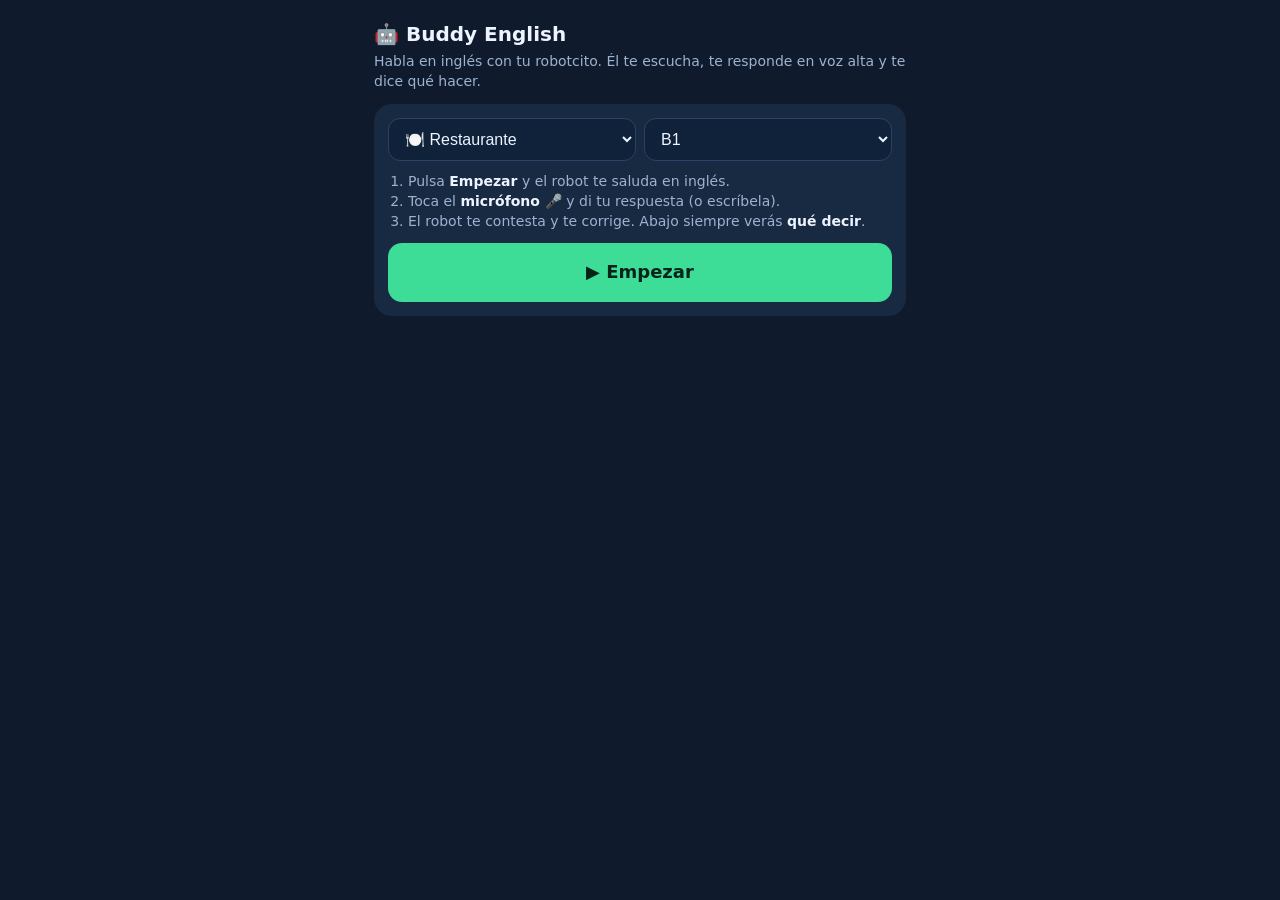
<file: overrides/buddy-english/index.html>
<!DOCTYPE html>
<html lang="es">
<head>
<meta charset="utf-8">
<meta name="viewport" content="width=device-width, initial-scale=1, viewport-fit=cover">
<title>Buddy English – habla con tu robotcito</title>
<style>
:root{--bg:#0f1b2d;--card:#182942;--ink:#eef4ff;--mute:#9db2d1;--acc:#3ddc97;--acc2:#5aa9ff;--warn:#ffcf5c;--bad:#ff7a7a}
*{box-sizing:border-box;-webkit-tap-highlight-color:transparent}
body{margin:0;background:var(--bg);color:var(--ink);font:16px/1.45 -apple-system,system-ui,Segoe UI,Roboto,sans-serif;min-height:100vh;padding:env(safe-area-inset-top) 0 env(safe-area-inset-bottom)}
.wrap{max-width:560px;margin:0 auto;padding:14px 14px 28px}
h1{font-size:20px;margin:6px 0 2px}
.sub{color:var(--mute);font-size:14px;margin-bottom:12px}
.card{background:var(--card);border-radius:18px;padding:14px;margin-bottom:12px}
.row{display:flex;gap:8px;flex-wrap:wrap}
select,input[type=text]{background:#10213a;color:var(--ink);border:1px solid #2b4268;border-radius:12px;padding:11px 12px;font-size:16px}
select{flex:1;min-width:120px}
button{font:inherit;border:0;border-radius:14px;padding:12px 16px;cursor:pointer;color:#06231a;background:var(--acc);font-weight:700}
button.sec{background:#243a5c;color:var(--ink)}
button:disabled{opacity:.5}
#start{width:100%;font-size:18px;padding:16px}
.steps{margin:0;padding-left:20px;color:var(--mute);font-size:14px}
.steps b{color:var(--ink)}
/* robot */
.stage{text-align:center}
.robot{width:150px;height:150px;margin:0 auto;display:block;transition:transform .2s}
.robot .mouth{transform-origin:75px 108px;transition:transform .1s}
.robot.speaking .mouth{animation:talk .28s infinite alternate}
.robot.speaking{animation:bob .6s infinite alternate ease-in-out}
.robot.listening .eye{fill:var(--acc)}
.robot.listening .ear{animation:pulse .8s infinite alternate}
.robot.thinking .ant{animation:blink .5s infinite alternate}
@keyframes talk{from{transform:scaleY(.4)}to{transform:scaleY(1.7)}}
@keyframes bob{from{transform:translateY(0)}to{transform:translateY(-5px)}}
@keyframes pulse{from{opacity:.4}to{opacity:1}}
@keyframes blink{from{fill:#ffcf5c}to{fill:#ff7a7a}}
.status{font-size:14px;color:var(--mute);min-height:20px;margin-top:2px}
.todo{background:#10213a;border-left:4px solid var(--warn);border-radius:10px;padding:10px 12px;margin-top:10px;text-align:left;font-size:15px}
.todo small{display:block;color:var(--mute)}
.todo .say{color:var(--warn);font-weight:700}
/* chat */
#log{max-height:34vh;overflow:auto;display:flex;flex-direction:column;gap:8px;padding:2px}
.b{padding:9px 12px;border-radius:14px;max-width:88%;font-size:15px}
.b.bot{background:#21406b;align-self:flex-start}
.b.me{background:#1f6b53;align-self:flex-end}
.b .es{display:block;color:var(--mute);font-size:13px;margin-top:3px}
.b .fix{display:block;color:var(--warn);font-size:13px;margin-top:3px}
.mic{width:86px;height:86px;border-radius:50%;font-size:34px;padding:0;display:block;margin:6px auto;box-shadow:0 0 0 0 rgba(61,220,151,.5)}
.mic.on{background:var(--bad);animation:ring 1.1s infinite}
@keyframes ring{to{box-shadow:0 0 0 18px rgba(255,122,122,0)}}
.hide{display:none!important}
.tiny{font-size:12px;color:var(--mute);text-align:center;margin-top:6px}
</style>
</head>
<body>
<div class="wrap">
  <h1>🤖 Buddy English</h1>
  <div class="sub">Habla en inglés con tu robotcito. Él te escucha, te responde en voz alta y te dice qué hacer.</div>

  <div class="card" id="setup">
    <div class="row" style="margin-bottom:10px">
      <select id="scn"></select>
      <select id="lvl">
        <option>A1</option><option>A2</option><option selected>B1</option><option>B2</option><option>C1</option><option>C2</option>
      </select>
    </div>
    <ol class="steps">
      <li>Pulsa <b>Empezar</b> y el robot te saluda en inglés.</li>
      <li>Toca el <b>micrófono 🎤</b> y di tu respuesta (o escríbela).</li>
      <li>El robot te contesta y te corrige. Abajo siempre verás <b>qué decir</b>.</li>
    </ol>
    <button id="start" style="margin-top:12px">▶ Empezar</button>
  </div>

  <div class="card stage hide" id="game">
    <svg id="robot" class="robot" viewBox="0 0 150 150" aria-label="Robot">
      <circle class="ant" cx="75" cy="14" r="6" fill="#ffcf5c"/>
      <rect x="72" y="18" width="6" height="16" fill="#9db2d1"/>
      <rect x="22" y="34" width="106" height="92" rx="24" fill="#5aa9ff"/>
      <rect class="ear" x="12" y="66" width="12" height="28" rx="5" fill="#9db2d1"/>
      <rect class="ear" x="126" y="66" width="12" height="28" rx="5" fill="#9db2d1"/>
      <rect x="34" y="48" width="82" height="48" rx="14" fill="#0f1b2d"/>
      <circle class="eye" cx="56" cy="70" r="9" fill="#eef4ff"/>
      <circle class="eye" cx="94" cy="70" r="9" fill="#eef4ff"/>
      <ellipse class="mouth" cx="75" cy="108" rx="16" ry="5" fill="#0f1b2d"/>
    </svg>
    <div class="status" id="status"></div>
    <div id="log" aria-live="polite"></div>
    <div class="todo" id="todo"></div>
    <button class="mic" id="mic" aria-label="Hablar">🎤</button>
    <div class="row" style="margin-top:6px">
      <input type="text" id="txt" placeholder="…o escribe en inglés" style="flex:1;min-width:0" autocomplete="off" autocapitalize="sentences">
      <button id="send">Enviar</button>
    </div>
    <div class="row" style="margin-top:10px;justify-content:center">
      <button class="sec" id="again">🔁 Repetir</button>
      <button class="sec" id="slow">🐢 Más lento</button>
      <button class="sec" id="end">⏹ Terminar</button>
    </div>
    <div class="tiny" id="mode"></div>
  </div>
</div>

<script>
// ---------- Escenarios (modo guiado, funciona sin internet ni IA) ----------
const SCEN = {
  restaurant:{name:"🍽️ Restaurante",ai:"You are a waiter at a restaurant and the student is the customer.",steps:[
    {say:"Welcome! Table for how many people?",es:"Bienvenido. ¿Mesa para cuántas personas?",model:"A table for two, please.",kw:["table","one","two","three","four","for","people"]},
    {say:"Great. What would you like to drink?",es:"Genial. ¿Qué le gustaría beber?",model:"I would like a glass of water, please.",kw:["water","juice","beer","wine","coffee","coke","drink","like"]},
    {say:"Perfect. And what would you like to eat?",es:"Perfecto. ¿Y qué le gustaría comer?",model:"I would like the chicken with rice, please.",kw:["chicken","fish","steak","pasta","salad","pizza","burger","rice","like","have","eat"]},
    {say:"Excellent choice! Do you have any allergies?",es:"¡Buena elección! ¿Tiene alguna alergia?",model:"No, I don't have any allergies.",kw:["no","allerg","nuts","gluten","lactose","not"]},
    {say:"Anything else for you?",es:"¿Algo más?",model:"Could I have the bill, please?",kw:["bill","check","could","please","thank","no"]}]},
  gym:{name:"🏋️ Gimnasio",ai:"You are a friendly gym receptionist and the student is a new member.",steps:[
    {say:"Hi! Welcome to the gym. How can I help you?",es:"¡Hola! Bienvenido al gimnasio. ¿En qué puedo ayudarte?",model:"I would like to sign up for a membership.",kw:["membership","sign","join","member","like","want"]},
    {say:"Sure. What is your goal?",es:"Claro. ¿Cuál es tu objetivo?",model:"I want to build muscle and lose weight.",kw:["muscle","weight","fit","strong","lose","build","goal","want"]},
    {say:"Nice! How many days a week can you train?",es:"¡Bien! ¿Cuántos días a la semana puedes entrenar?",model:"I can train five days a week.",kw:["day","days","week","five","four","three","six","train"]},
    {say:"Great. Do you need a personal trainer?",es:"Genial. ¿Necesitas un entrenador personal?",model:"Yes, please. How much does it cost?",kw:["yes","no","trainer","cost","much","price","please"]}]},
  travel:{name:"✈️ Viaje / Aeropuerto",ai:"You are an airport check-in agent and the student is a traveler.",steps:[
    {say:"Good morning! Passport, please. Where are you flying to?",es:"Buenos días. Pasaporte, por favor. ¿A dónde vuelas?",model:"I'm flying to London.",kw:["flying","going","london","madrid","tokyo","to","fly","travel"]},
    {say:"Do you have any bags to check in?",es:"¿Tienes maletas para facturar?",model:"Yes, I have one suitcase.",kw:["bag","suitcase","one","two","yes","no","luggage"]},
    {say:"Would you like a window or an aisle seat?",es:"¿Prefieres ventana o pasillo?",model:"I would like a window seat, please.",kw:["window","aisle","seat","like","prefer"]},
    {say:"Here is your boarding pass. Your gate is B12.",es:"Aquí tienes tu tarjeta de embarque. Tu puerta es la B12.",model:"Thank you. What time does boarding start?",kw:["thank","time","boarding","gate","when","what"]}]},
  interview:{name:"💼 Entrevista de trabajo",ai:"You are a job interviewer and the student is the candidate.",steps:[
    {say:"Hello! Please, tell me about yourself.",es:"Hola. Cuéntame sobre ti.",model:"My name is Víctor and I work in a restaurant in Valencia.",kw:["name","work","am","i'm","years","live","from"]},
    {say:"Interesting. What are your main strengths?",es:"Interesante. ¿Cuáles son tus puntos fuertes?",model:"I am hard-working and I like teamwork.",kw:["strong","hard","team","good","work","responsible","like","am"]},
    {say:"Why do you want this job?",es:"¿Por qué quieres este trabajo?",model:"I want to learn and grow in my career.",kw:["want","learn","grow","because","career","experience","like"]},
    {say:"Do you have any questions for me?",es:"¿Tienes alguna pregunta para mí?",model:"Yes. What are the working hours?",kw:["what","when","how","hours","salary","yes","no"]}]},
  chat:{name:"💬 Charla libre",endless:true,ai:"You have a relaxed free conversation about daily life, hobbies, food and travel.",steps:[
    {say:"Hi! I'm Buddy. How are you today?",es:"¡Hola! Soy Buddy. ¿Cómo estás hoy?",model:"I'm fine, thank you. And you?",kw:[]},
    {say:"What do you usually do on weekends?",es:"¿Qué sueles hacer los fines de semana?",model:"I usually go to the gym and meet my friends.",kw:[]},
    {say:"That sounds fun! What is your favorite food?",es:"¡Suena divertido! ¿Cuál es tu comida favorita?",model:"My favorite food is pizza.",kw:[]},
    {say:"Where would you like to travel next?",es:"¿A dónde te gustaría viajar?",model:"I would like to travel to Japan.",kw:[]},
    {say:"What do you do for work?",es:"¿A qué te dedicas?",model:"I work in a restaurant in Valencia.",kw:[]},
    {say:"What time do you wake up in the morning?",es:"¿A qué hora te despiertas por la mañana?",model:"I wake up at seven o'clock.",kw:[]},
    {say:"Do you like music? What kind?",es:"¿Te gusta la música? ¿De qué tipo?",model:"Yes, I love Afro House music.",kw:[]},
    {say:"Tell me about your family.",es:"Háblame de tu familia.",model:"I have a son and he lives in London.",kw:[]},
    {say:"What is your favorite sport?",es:"¿Cuál es tu deporte favorito?",model:"I like going to the gym and playing tennis.",kw:[]},
    {say:"What did you do yesterday?",es:"¿Qué hiciste ayer?",model:"Yesterday I worked and then I went to the gym.",kw:[]},
    {say:"What are your plans for tomorrow?",es:"¿Qué planes tienes para mañana?",model:"Tomorrow I am going to study English.",kw:[]},
    {say:"How is the weather today in Valencia?",es:"¿Cómo está el tiempo hoy en Valencia?",model:"It is sunny and a little cold.",kw:[]},
    {say:"What is your dream for the future?",es:"¿Cuál es tu sueño para el futuro?",model:"I want to open my own business.",kw:[]},
    {say:"What do you like to cook at home?",es:"¿Qué te gusta cocinar en casa?",model:"I like to cook pasta and chicken.",kw:[]},
    {say:"Do you prefer the beach or the mountains?",es:"¿Prefieres la playa o la montaña?",model:"I prefer the beach because I love the sea.",kw:[]},
    {say:"What was the best trip of your life?",es:"¿Cuál fue el mejor viaje de tu vida?",model:"My best trip was to Bali.",kw:[]},
    {say:"What is your favorite movie or series?",es:"¿Cuál es tu película o serie favorita?",model:"My favorite series is a very good drama.",kw:[]},
    {say:"Why are you learning English?",es:"¿Por qué estás aprendiendo inglés?",model:"I am learning English to travel and to work.",kw:[]},
    {say:"What do you do to relax?",es:"¿Qué haces para relajarte?",model:"I listen to music and I walk by the sea.",kw:[]},
    {say:"What is the hardest thing about English for you?",es:"¿Qué es lo más difícil del inglés para ti?",model:"Pronunciation is the hardest thing for me.",kw:[]}]}
};
const $=id=>document.getElementById(id);
const esc=t=>String(t).replace(/[&<>"']/g,c=>({'&':'&amp;','<':'&lt;','>':'&gt;','"':'&quot;',"'":'&#39;'}[c]));
const scn=$('scn');
for(const k in SCEN){const o=document.createElement('option');o.value=k;o.textContent=SCEN[k].name;scn.appendChild(o);}

// ---------- Capacidades (se activan solas si existen) ----------
let TTS=null,DICT=null,SAMPLE=null,SR=null;
(async()=>{
  try{ if(window.claude){ TTS=await claude.use('tts'); DICT=await claude.use('dictation'); SAMPLE=await claude.use('sample'); } }catch(e){}
  SR=window.SpeechRecognition||window.webkitSpeechRecognition||null;
  updateMode();
})();
function updateMode(){
  const parts=[];
  parts.push(SAMPLE?'Respuestas con IA':'Modo guiado');
  parts.push((DICT||SR)?'micrófono ✔':'sin micrófono (escribe)');
  parts.push((TTS||window.speechSynthesis)?'voz ✔':'sin voz');
  $('mode').textContent=parts.join(' · ');
  if(!(DICT||SR)) $('mic').classList.add('hide');
}

// ---------- Estado ----------
let S=null,speakRate=1,busy=false,lastSay='',speakId=0;
const robot=$('robot');
function setR(c){robot.classList.remove('speaking','listening','thinking');if(c)robot.classList.add(c);}
function status(t){$('status').textContent=t||'';}
function bubble(who,en,extra){
  const d=document.createElement('div');d.className='b '+who;d.textContent=en;
  if(extra&&extra.es){const s=document.createElement('span');s.className='es';s.textContent='🇪🇸 '+extra.es;d.appendChild(s);}
  if(extra&&extra.fix){const s=document.createElement('span');s.className='fix';s.textContent='✏️ '+extra.fix;d.appendChild(s);}
  $('log').appendChild(d);$('log').scrollTop=1e6;
}
function todo(html){$('todo').innerHTML=html;}
const rateFor=()=>({A1:.8,A2:.88,B1:.95,B2:1,C1:1.05,C2:1.1}[$('lvl').value]*speakRate);

// ---------- Voz del robot ----------
function speak(text){
  lastSay=text;setR('speaking');const my=++speakId;
  return new Promise(async res=>{
    let timer=null,fin=false;
    const done=()=>{if(fin)return;fin=true;clearTimeout(timer);if(my===speakId){setR('');}setTimeout(res,400);};
    if(TTS){try{await TTS.speak(text,{language:'en',rate:Math.min(1.5,Math.max(.7,rateFor()))});return done();}catch(e){}}
    if(window.speechSynthesis){
      try{
        speechSynthesis.cancel();
        const u=new SpeechSynthesisUtterance(text);u.lang='en-US';u.rate=Math.min(1.2,rateFor());
        const v=speechSynthesis.getVoices().find(v=>/^en[-_]US/i.test(v.lang))||speechSynthesis.getVoices().find(v=>/^en/i.test(v.lang));
        if(v)u.voice=v;
        u.onend=done;u.onerror=done;speechSynthesis.speak(u);
        timer=setTimeout(()=>{try{speechSynthesis.cancel();}catch(e){}done();},Math.max(6000,text.length*180));return;
      }catch(e){}
    }
    setTimeout(done,Math.min(3500,text.length*55));
  });
}

// ---------- Micrófono ----------
let listening=false,recog=null;
function micClick(){
  if(busy)return;
  try{speechSynthesis.cancel();}catch(e){}
  if(listening){stopListen();return;}
  listening=true;$('mic').classList.add('on');setR('listening');status('🎧 Te escucho… habla en inglés');
  if(DICT){
    let got='';
    DICT.onPartial(({text})=>{$('txt').value=text;});
    DICT.onFinal(({text})=>{got=(got+' '+text).trim();$('txt').value=got;});
    DICT.onState(({state})=>{ if(state==='idle'&&listening){listening=false;endListenUI();if(got)submit(got);} });
    DICT.start().catch(e=>{listening=false;endListenUI();status('No pude abrir el micrófono. Escribe tu respuesta ✍️');});
    return;
  }
  if(SR){
    try{if(recog){recog.onresult=recog.onerror=recog.onend=null;recog.abort();}}catch(e){}
    recog=null;
    // iOS: tras la voz del robot el audio tarda un momento en volver al micrófono
    setTimeout(()=>{
      if(!listening)return;
      try{
        const r=new SR();recog=r;r.lang='en-US';r.interimResults=true;r.continuous=false;r.maxAlternatives=1;
        let final='',started=false;
        const watchdog=setTimeout(()=>{if(!started&&recog===r&&listening){try{r.abort();}catch(e){}listening=false;endListenUI();status('No pude activar el micrófono. Toca 🎤 otra vez.');}},4000);
        r.onstart=()=>{started=true;clearTimeout(watchdog);};
        r.onresult=e=>{started=true;let t='';for(const x of e.results){t+=x[0].transcript;if(x.isFinal){final=t;r._conf=x[0].confidence;}}final=final||'';$('txt').value=t;r._last=t;};
        r.onerror=e=>{clearTimeout(watchdog);if(recog!==r)return;listening=false;endListenUI();
          status(e.error==='not-allowed'?'Permite el micrófono en el navegador, o escribe ✍️':(e.error==='no-speech'||e.error==='aborted')?'No te oí. Toca 🎤 otra vez.':'No te oí bien. Prueba otra vez o escribe ✍️');};
        r.onend=()=>{clearTimeout(watchdog);if(recog!==r)return;if(listening){listening=false;endListenUI();const t=final||r._last||$('txt').value;if(t.trim())submit(t,r._conf);else status('No te oí. Toca 🎤 otra vez.');}};
        r.start();
      }catch(e){listening=false;endListenUI();status('Escribe tu respuesta ✍️');}
    },350);
  }
}
function endListenUI(){$('mic').classList.remove('on');if(!busy)setR('');}
async function stopListen(){
  if(DICT){try{await DICT.stop();}catch(e){}}
  if(recog){try{recog.stop();}catch(e){}}
  if(DICT){listening=false;endListenUI();const t=$('txt').value.trim();if(t)submit(t);}
}

// ---------- Lógica de conversación ----------
function norm(s){return s.toLowerCase().replace(/[^a-z' ]/g,' ');}
function hits(text,kw){const t=' '+norm(text)+' ';return kw.length===0?true:kw.some(k=>t.includes(k));}
const PRAISE=["Great job! 🎉","Perfect! 👏","Nice one! ⭐","Very good! 💪","Excellent! 🚀"];

async function begin(){
  S={key:scn.value,i:0,tries:0,hist:[],ai:!!SAMPLE};
  if(SCEN[S.key].endless) S.pool=makePool(true);
  $('setup').classList.add('hide');$('game').classList.remove('hide');$('log').innerHTML='';updateMode();
  if(S.ai) await aiTurn('[START]'); else await guidedAsk();
}
function makePool(first){const st=SCEN.chat.steps,r=st.slice(1);for(let j=r.length-1;j>0;j--){const k=Math.floor(Math.random()*(j+1));[r[j],r[k]]=[r[k],r[j]];}return first?[st[0],...r]:r;}
const curStep=()=>S.pool?S.pool[S.i%S.pool.length]:SCEN[S.key].steps[S.i];
async function guidedAsk(){
  const st=curStep();
  bubble('bot',st.say,{es:st.es});
  todo('<span class="say">Tu turno:</span> responde al robot.<small>Puedes decir algo como: «'+st.model+'»</small>');
  busy=true;status('🤖 El robot habla…');await speak(st.say);busy=false;status('Toca 🎤 y responde');
}
async function submit(text,conf){
  text=(text||$('txt').value).trim();if(!text||busy)return;$('txt').value='';
  bubble('me',text);
  if(S.ai) return aiTurn(text);
  if(S.pool) return chatTurn(text,conf);
  const st=SCEN[S.key].steps[S.i];busy=true;setR('thinking');status('🤖 Pensando…');
  await new Promise(r=>setTimeout(r,500));
  if(hits(text,st.kw)||S.tries>=1){
    const ok=hits(text,st.kw);
    const msg=ok?PRAISE[Math.floor(Math.random()*PRAISE.length)]:"Good try! A natural way to say it is: "+st.model;
    bubble('bot',msg,ok?{fix:'Forma natural: '+st.model}:{});
    await speak(msg);
    S.i++;S.tries=0;busy=false;
    if(S.i>=SCEN[S.key].steps.length){
      const more="That was awesome! Let's keep talking. Tell me more!";
      bubble('bot',more,{es:'¡Increíble! Sigamos charlando. Tú decides cuándo terminar con «Terminar».'});
      S.pool=makePool(false);S.i=0;busy=true;await speak(more);busy=false;return guidedAsk();
    }
    return guidedAsk();
  }
  S.tries++;
  const msg="Almost! Try again. You can say: "+st.model;
  bubble('bot',msg,{es:'Casi. Inténtalo otra vez, di: «'+st.model+'»'});
  todo('<span class="say">Repite así:</span> «'+st.model+'»<small>Toca 🎤 y dilo en voz alta.</small>');
  await speak(msg);busy=false;status('Toca 🎤 y dilo otra vez');
}

// ---------- Charla libre sin fin: solo termina cuando tú pulses «Terminar» ----------
const ES_WORDS=new Set("yo tu el la los las un una que como esta estoy estas bien muy mal hola gracias quiero me te se mi mis pero porque por para con sin de en es son soy tengo tiene hago hace trabajo vivo vivir gusta gustan mucho poco si no y o a al del lo le les nos nuestro buenos dias noches tardes bueno bueno pues entonces ahora hoy ayer mañana".split(' '));
const FIXES=[
  [/\bi am agree\b/i,"I agree"],[/\bi have (\d+) years?( old)?\b/i,"I am $1 years old"],
  [/\bi no (like|have|want|know|speak|understand)\b/i,"I don't $1"],[/\b(he|she|it) have\b/i,"$1 has"],
  [/\bmore better\b/i,"better"],[/\bi want go\b/i,"I want to go"],[/\bi very like\b/i,"I really like"],
  [/\bi like (go|play|eat|travel|cook|run) /i,"I like to $1 "],[/\bmy name are\b/i,"my name is"],[/\bi am go\b/i,"I am going"],
  [/\bi (am )?live in the\b/i,"I live in the"],[/\bdepend of\b/i,"depend on"]
];
function quickFix(t){let o=t,ch=false;for(const[r,x]of FIXES){if(r.test(o)){o=o.replace(r,x);ch=true;}}
  if(!ch)return '';o=o.trim();return o.charAt(0).toUpperCase()+o.slice(1)+(/[.!?]$/.test(o)?'':'.');}
function looksSpanish(t){const w=norm(t).split(/\s+/).filter(Boolean);if(!w.length)return false;
  return w.filter(x=>ES_WORDS.has(x)||/[áéíóúñ]/.test(x)).length/w.length>=.4;}
const COMMENTS=["Nice! 👏","Good! 💪","I see! ⭐","Cool! 🙂","Great! 🎉","Interesting! 🤔"];
async function chatTurn(text,conf){
  busy=true;setR('thinking');status('🤖 Pensando…');
  await new Promise(r=>setTimeout(r,400));
  const st=curStep();
  // 1) Habló en español -> pedirle que lo diga en inglés
  if(looksSpanish(text)){
    const msg="Let's try in English! You can say: "+st.model;
    bubble('bot',msg,{es:'Dilo en inglés, por ejemplo: «'+st.model+'»'});
    todo('<span class="say">Repite así:</span> «'+esc(st.model)+'»<small>Toca 🎤 y dilo en inglés.</small>');
    await speak(msg);busy=false;status('Toca 🎤 y responde en inglés');return;
  }
  // 2) Pronunciación: si el reconocedor no te entendió bien, repite despacio
  if(conf>0&&conf<.65&&S.tries<1){
    S.tries++;
    const msg="I didn't catch that clearly. Listen and say it again slowly: "+text;
    bubble('bot',msg,{es:'No te entendí bien. Escucha y repítelo despacio y claro.'});
    todo('<span class="say">Pronunciación:</span> repite despacio<small>«'+esc(text)+'»</small>');
    const old=speakRate;speakRate=Math.min(speakRate,.75);await speak(msg);speakRate=old;
    busy=false;status('Toca 🎤 y repítelo despacio');return;
  }
  // 3) Corrección de gramática + siguiente pregunta (nunca se despide)
  const fix=quickFix(text);S.tries=0;
  const c=COMMENTS[Math.floor(Math.random()*COMMENTS.length)];
  if(fix){const m=c+" A more natural way to say it: "+fix;bubble('bot',m,{es:'Forma más natural: '+fix});await speak(m);}
  else{bubble('bot',c);await speak(c);}
  S.i++;busy=false;return guidedAsk();
}

// ---------- Modo IA (si la plataforma lo permite) ----------
async function aiTurn(userText){
  busy=true;setR('thinking');status('🤖 Pensando…');
  const sc=SCEN[S.key];
  const sys=`You are Buddy, a friendly robot English tutor. Role-play: ${sc.ai}
Student level (CEFR): ${$('lvl').value}. Use vocabulary and grammar suited to that level.
Keep every turn SHORT (max 2 sentences) and always end with a question so the student keeps talking.
Reply in EXACTLY this format, nothing else:
EN: <your spoken reply in English>
ES: <one short Spanish line telling the student what to do or say next, with an example sentence in English>
FIX: <only if the student's last message had a mistake: the corrected English sentence plus a 5-word Spanish reason; otherwise write NONE>
If the student's message is [START], greet them and ask the first question of the role-play.`;
  S.hist.push({role:'user',content:userText});
  try{
    const r=await SAMPLE([{role:'user',content:sys+'\n\nConversation so far will follow.'},{role:'assistant',content:'EN: Ready!\nES: Listo.\nFIX: NONE'},...S.hist],{cache:false,modelTier:'quick'});
    const t=r.text||'';
    const en=(t.match(/EN:\s*([\s\S]*?)\n\s*ES:/)||[])[1]?.trim()||t.trim();
    const es=(t.match(/ES:\s*([\s\S]*?)(\n\s*FIX:|$)/)||[])[1]?.trim()||'';
    let fix=(t.match(/FIX:\s*([\s\S]*)$/)||[])[1]?.trim()||'';if(/^none/i.test(fix))fix='';
    S.hist.push({role:'assistant',content:t});
    bubble('bot',en,{es,fix});
    todo('<span class="say">Tu turno:</span> responde al robot.<small>'+esc(es||'Toca 🎤 y habla en inglés.')+'</small>');
    status('🤖 El robot habla…');await speak(en);busy=false;status('Toca 🎤 y responde');
  }catch(e){
    S.hist.pop();
    S.ai=false;busy=false;setR('');updateMode();$('mode').textContent+=' · IA no disponible, paso a modo guiado';
    S.i=0;S.tries=0;await guidedAsk();
  }
}

// ---------- Botones ----------
$('start').onclick=()=>{if(window.speechSynthesis)try{speechSynthesis.getVoices();}catch(e){}begin();};
$('mic').onclick=micClick;
$('send').onclick=()=>submit();
$('txt').addEventListener('keydown',e=>{if(e.key==='Enter')submit();});
$('again').onclick=()=>{if(lastSay&&!busy){busy=true;speak(lastSay).then(()=>busy=false);}};
$('slow').onclick=()=>{speakRate=speakRate<1?1:.75;$('slow').textContent=speakRate<1?'🐇 Normal':'🐢 Más lento';};
$('end').onclick=()=>{try{TTS&&TTS.stop();}catch(e){}try{speechSynthesis.cancel();}catch(e){}
  listening=false;busy=false;endListenUI();setR('');$('game').classList.add('hide');$('setup').classList.remove('hide');};
</script>
</body>
</html>
</file>
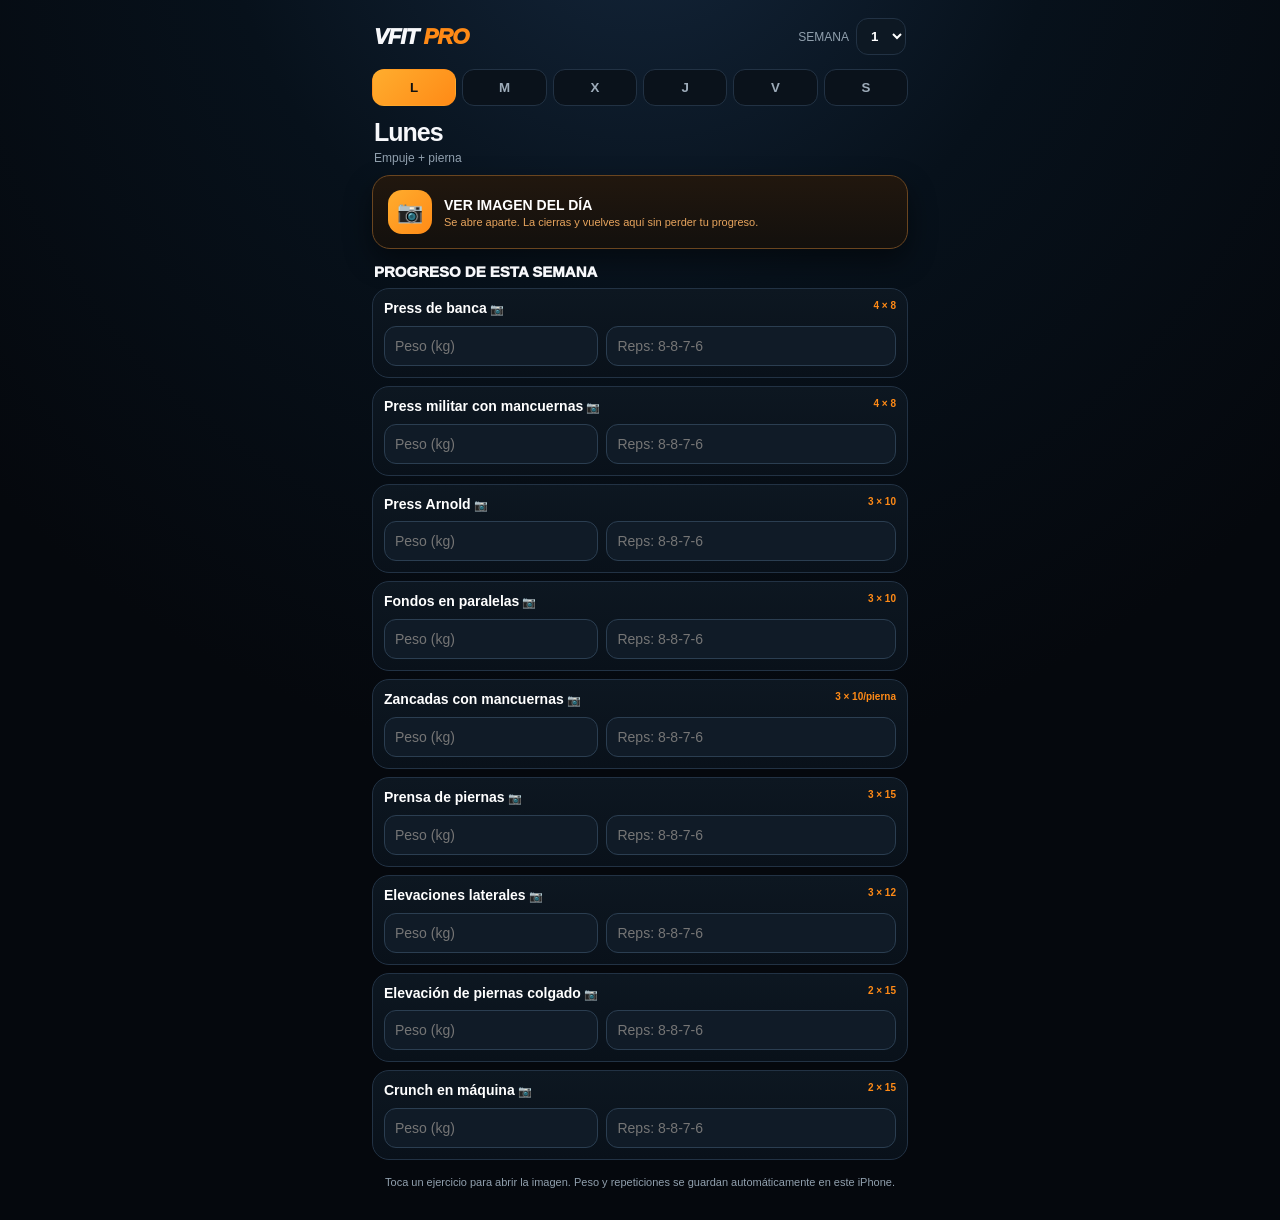
<file: overrides/rutina/index.html>
<!doctype html>
<html lang="es">
<head>
<meta charset="utf-8">
<meta name="viewport" content="width=device-width,initial-scale=1,viewport-fit=cover,user-scalable=no">
<meta name="theme-color" content="#05080d">
<meta name="apple-mobile-web-app-capable" content="yes">
<meta name="apple-mobile-web-app-status-bar-style" content="black-translucent">
<meta name="apple-mobile-web-app-title" content="VFIT PRO">
<link rel="apple-touch-icon" href="../icon-premium-192.png">
<title>VFIT PRO — Rutina</title>
<style>
:root{--bg:#05080d;--line:#223244;--text:#f7f8fb;--muted:#91a0ae;--orange:#ff8a16;--green:#58e36c}*{box-sizing:border-box;-webkit-tap-highlight-color:transparent}html,body{margin:0;background:var(--bg);color:var(--text);font-family:-apple-system,BlinkMacSystemFont,"SF Pro Display","Segoe UI",Roboto,Arial,sans-serif}body{min-height:100vh;background:radial-gradient(circle at 50% -10%,#14263b 0,#07111b 28%,#05080d 60%)}.app{max-width:560px;margin:auto;padding:calc(env(safe-area-inset-top) + 10px) 12px calc(env(safe-area-inset-bottom) + 28px)}header{display:flex;align-items:center;justify-content:space-between;padding:8px 2px 14px}.brand{font-weight:1000;font-style:italic;font-size:22px;letter-spacing:-.04em}.brand span{color:var(--orange)}.week{display:flex;align-items:center;gap:7px;color:var(--muted);font-size:12px}.week select{border:1px solid var(--line);background:#0d1823;color:white;border-radius:12px;padding:9px 10px;font-weight:800}.days{display:grid;grid-template-columns:repeat(6,1fr);gap:6px;margin-bottom:12px}.days button{border:1px solid var(--line);background:#0a121b;color:#9eacba;border-radius:12px;padding:10px 2px;font-weight:900}.days button.active{background:linear-gradient(135deg,#ffad2e,var(--orange));color:#111;border-color:transparent}.title{margin:2px 2px 10px}.title h1{font-size:25px;margin:0;letter-spacing:-.04em}.title p{font-size:12px;color:var(--muted);margin:4px 0 0}.guideBtn{width:100%;border:1px solid #6a451f;background:linear-gradient(180deg,#21170e,#13100d);color:white;border-radius:18px;padding:14px 15px;margin:0 0 14px;text-align:left;display:flex;align-items:center;gap:12px;box-shadow:0 12px 28px #0007}.guideIcon{width:44px;height:44px;border-radius:14px;background:linear-gradient(135deg,#ffad2e,var(--orange));color:#111;display:grid;place-items:center;font-size:21px}.guideText b{display:block;font-size:14px}.guideText small{display:block;color:#e7a45d;font-size:11px;margin-top:3px}.progressTitle{font-size:15px;font-weight:1000;margin:6px 2px 8px}.exercise{border:1px solid var(--line);background:linear-gradient(180deg,#0d1721,#09111a);border-radius:17px;padding:11px;margin-bottom:8px}.exTop{display:flex;justify-content:space-between;gap:10px;align-items:flex-start;margin-bottom:9px}.exName{font-size:14px;font-weight:900;line-height:1.2;color:white;border:0;background:none;padding:0;text-align:left}.exName:after{content:"  📷";font-size:11px}.target{font-size:10px;color:var(--orange);font-weight:800;white-space:nowrap}.fields{display:grid;grid-template-columns:1fr 1.35fr;gap:8px}.fields input{width:100%;border:1px solid #2b3e51;background:#101b27;color:white;border-radius:12px;padding:11px 10px;font-size:14px;outline:none}.fields input:focus{border-color:var(--orange)}.cardio .fields{grid-template-columns:1fr}.saved{position:fixed;left:50%;bottom:calc(env(safe-area-inset-bottom) + 18px);transform:translate(-50%,12px);background:#12331a;color:var(--green);border:1px solid #285f34;border-radius:999px;padding:8px 13px;font-size:11px;font-weight:900;opacity:0;pointer-events:none;transition:.18s}.saved.show{opacity:1;transform:translate(-50%,0)}.hint{font-size:11px;color:var(--muted);text-align:center;padding:8px 4px 4px}
</style>
</head>
<body>
<div class="app">
<header><div class="brand">VFIT <span>PRO</span></div><label class="week">SEMANA <select id="week"></select></label></header>
<div class="days" id="days"></div>
<div class="title"><h1 id="dayTitle"></h1><p id="daySub"></p></div>
<button class="guideBtn" id="guideBtn" type="button"><span class="guideIcon">📷</span><span class="guideText"><b>VER IMAGEN DEL DÍA</b><small>Se abre aparte. La cierras y vuelves aquí sin perder tu progreso.</small></span></button>
<div class="progressTitle">PROGRESO DE ESTA SEMANA</div>
<div id="list"></div>
<div class="hint">Toca un ejercicio para abrir la imagen. Peso y repeticiones se guardan automáticamente en este iPhone.</div>
</div>
<div class="saved" id="saved">✓ GUARDADO</div>
<script>
const DAYS=[
{key:'lunes',short:'L',title:'Lunes',sub:'Empuje + pierna',file:'17wQ6xay8GLzgD2VTSqNdoWHXtbLxPpMS',ex:[['Press de banca','4 × 8'],['Press militar con mancuernas','4 × 8'],['Press Arnold','3 × 10'],['Fondos en paralelas','3 × 10'],['Zancadas con mancuernas','3 × 10/pierna'],['Prensa de piernas','3 × 15'],['Elevaciones laterales','3 × 12'],['Elevación de piernas colgado','2 × 15'],['Crunch en máquina','2 × 15']]},
{key:'martes',short:'M',title:'Martes',sub:'Tracción + cadena posterior',file:'1APK1QbbIT500EE2sJA8wsD5LUTmtpMHs',ex:[['Peso muerto rumano','4 × 6'],['Curl femoral','3 × 12'],['Remo con barra','4 × 8'],['Jalón al pecho','3 × 10'],['Face pulls','3 × 15'],['Elevación de talón de pie','3 × 15'],['Puente de glúteo con barra','3 × 12'],['Rueda abdominal','3 × 15'],['Plancha lateral','2 × 30 s/lado']]},
{key:'miercoles',short:'X',title:'Miércoles',sub:'HIIT / recuperación',file:'1UygrGbGRIUEe9RQunSDhmhYTDJZrEZRT',cardio:true,ex:[['Cardio / HIIT','30 s fuerte + 90 s suave × 6'],['Movilidad','10–15 min']]},
{key:'jueves',short:'J',title:'Jueves',sub:'Empuje + pierna',file:'1mdUEN38-uN5ww5yXofQ3nSFogvuoHGm7',ex:[['Press inclinado con barra','3 × 10'],['Press de hombro sentado','3 × 10'],['Fondos con peso','3 × 10'],['Extensión de tríceps en polea','3 × 12'],['Elevación frontal','3 × 12/lado'],['Sentadilla búlgara','3 × 12/pierna'],['Extensión de cuádriceps','3 × 15'],['Colgada activa','3 × fallo'],['Crunch con balón medicinal','2 × máximo']]},
{key:'viernes',short:'V',title:'Viernes',sub:'Brazos + core',file:'19lahRKRAu2sdZUYA1VsvIH1GFusEuqfO',ex:[['Curl con mancuernas','3 × 12'],['Curl concentrado','3 × 12'],['Curl 21s','3 × 21'],['Extensión de tríceps con mancuerna','3 × 12'],['Press francés en polea','3 × 15'],['Elevación de piernas en banco','2 × 15'],['Russian twist con peso','2 × 20'],['Plancha con toque de hombro','2 × 15']]},
{key:'sabado',short:'S',title:'Sábado',sub:'Cardio suave + movilidad',file:'1e6iCkY7z5b_AaMyD0-jMuiVBefuI0d9C',cardio:true,ex:[['Zona 2 / trote suave','45–60 min'],['Couch stretch','2–3 × 30–45 s/lado'],['Estiramiento de paloma','2–3 × 30–45 s/lado'],['Puente de glúteo sin carga','2 × 15–20'],['Foam rolling','Opcional'],['Colgada pasiva','2 × 30–60 s']]}
];
const STORAGE='vfit-rutina-simple-v1';
let state={week:1,day:0,data:{}};try{state={...state,...JSON.parse(localStorage.getItem(STORAGE)||'{}')}}catch(e){}
const week=document.getElementById('week'),days=document.getElementById('days'),list=document.getElementById('list'),saved=document.getElementById('saved');
for(let i=1;i<=8;i++){const o=document.createElement('option');o.value=i;o.textContent=i;week.appendChild(o)}week.value=state.week;
DAYS.forEach((d,i)=>{const b=document.createElement('button');b.textContent=d.short;b.onclick=()=>{state.day=i;save(false);render()};days.appendChild(b)});
function save(flash=true){localStorage.setItem(STORAGE,JSON.stringify(state));if(flash){saved.classList.add('show');clearTimeout(save.t);save.t=setTimeout(()=>saved.classList.remove('show'),650)}}
function keyFor(day,ex){return `${day}|w${state.week}|${ex}`}
function openGuide(){const d=DAYS[state.day]||DAYS[0];const url=`https://drive.google.com/file/d/${d.file}/view`;const w=window.open(url,'_blank','noopener,noreferrer');if(!w) location.href=url}
document.getElementById('guideBtn').onclick=openGuide;
function render(){const d=DAYS[state.day]||DAYS[0];[...days.children].forEach((b,i)=>b.classList.toggle('active',i===state.day));document.getElementById('dayTitle').textContent=d.title;document.getElementById('daySub').textContent=d.sub;list.innerHTML='';d.ex.forEach(([name,target],idx)=>{const k=keyFor(d.key,idx),v=state.data[k]||{};const el=document.createElement('div');el.className='exercise'+(d.cardio?' cardio':'');el.innerHTML=`<div class="exTop"><button class="exName" type="button">${name}</button><div class="target">${target}</div></div>`+(d.cardio?`<div class="fields"><input data-k="${k}" data-f="note" value="${esc(v.note||'')}" placeholder="Tiempo / esfuerzo / nota"></div>`:`<div class="fields"><input data-k="${k}" data-f="kg" value="${esc(v.kg||'')}" inputmode="decimal" placeholder="Peso (kg)"><input data-k="${k}" data-f="reps" value="${esc(v.reps||'')}" placeholder="Reps: 8-8-7-6"></div>`);el.querySelector('.exName').onclick=openGuide;list.appendChild(el)});list.querySelectorAll('input').forEach(inp=>inp.addEventListener('input',e=>{const k=e.target.dataset.k,f=e.target.dataset.f;state.data[k]=state.data[k]||{};state.data[k][f]=e.target.value;save()}));window.scrollTo({top:0,behavior:'instant'})}
function esc(s){return String(s).replace(/[&<>"']/g,c=>({'&':'&amp;','<':'&lt;','>':'&gt;','"':'&quot;',"'":'&#39;'}[c]))}
week.onchange=()=>{state.week=Number(week.value);save(false);render()};render();
</script>
</body>
</html>
</file>
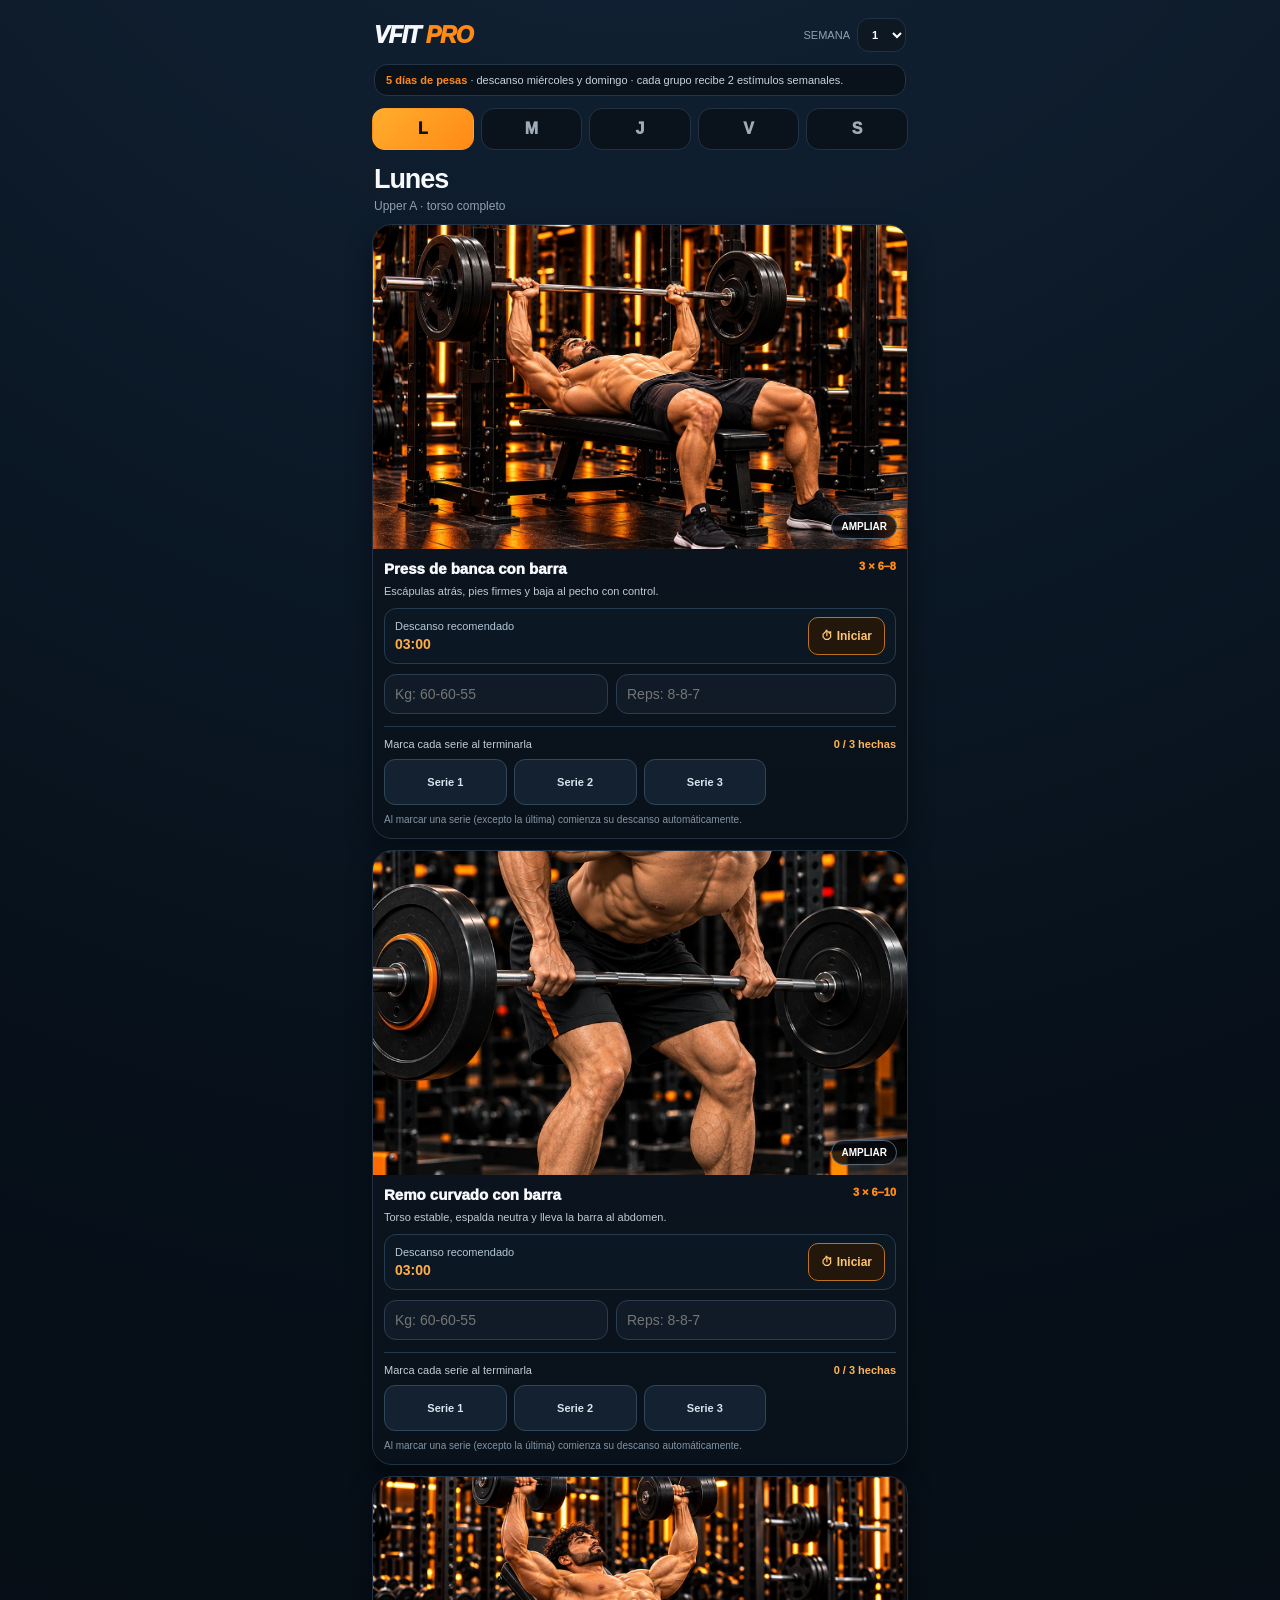
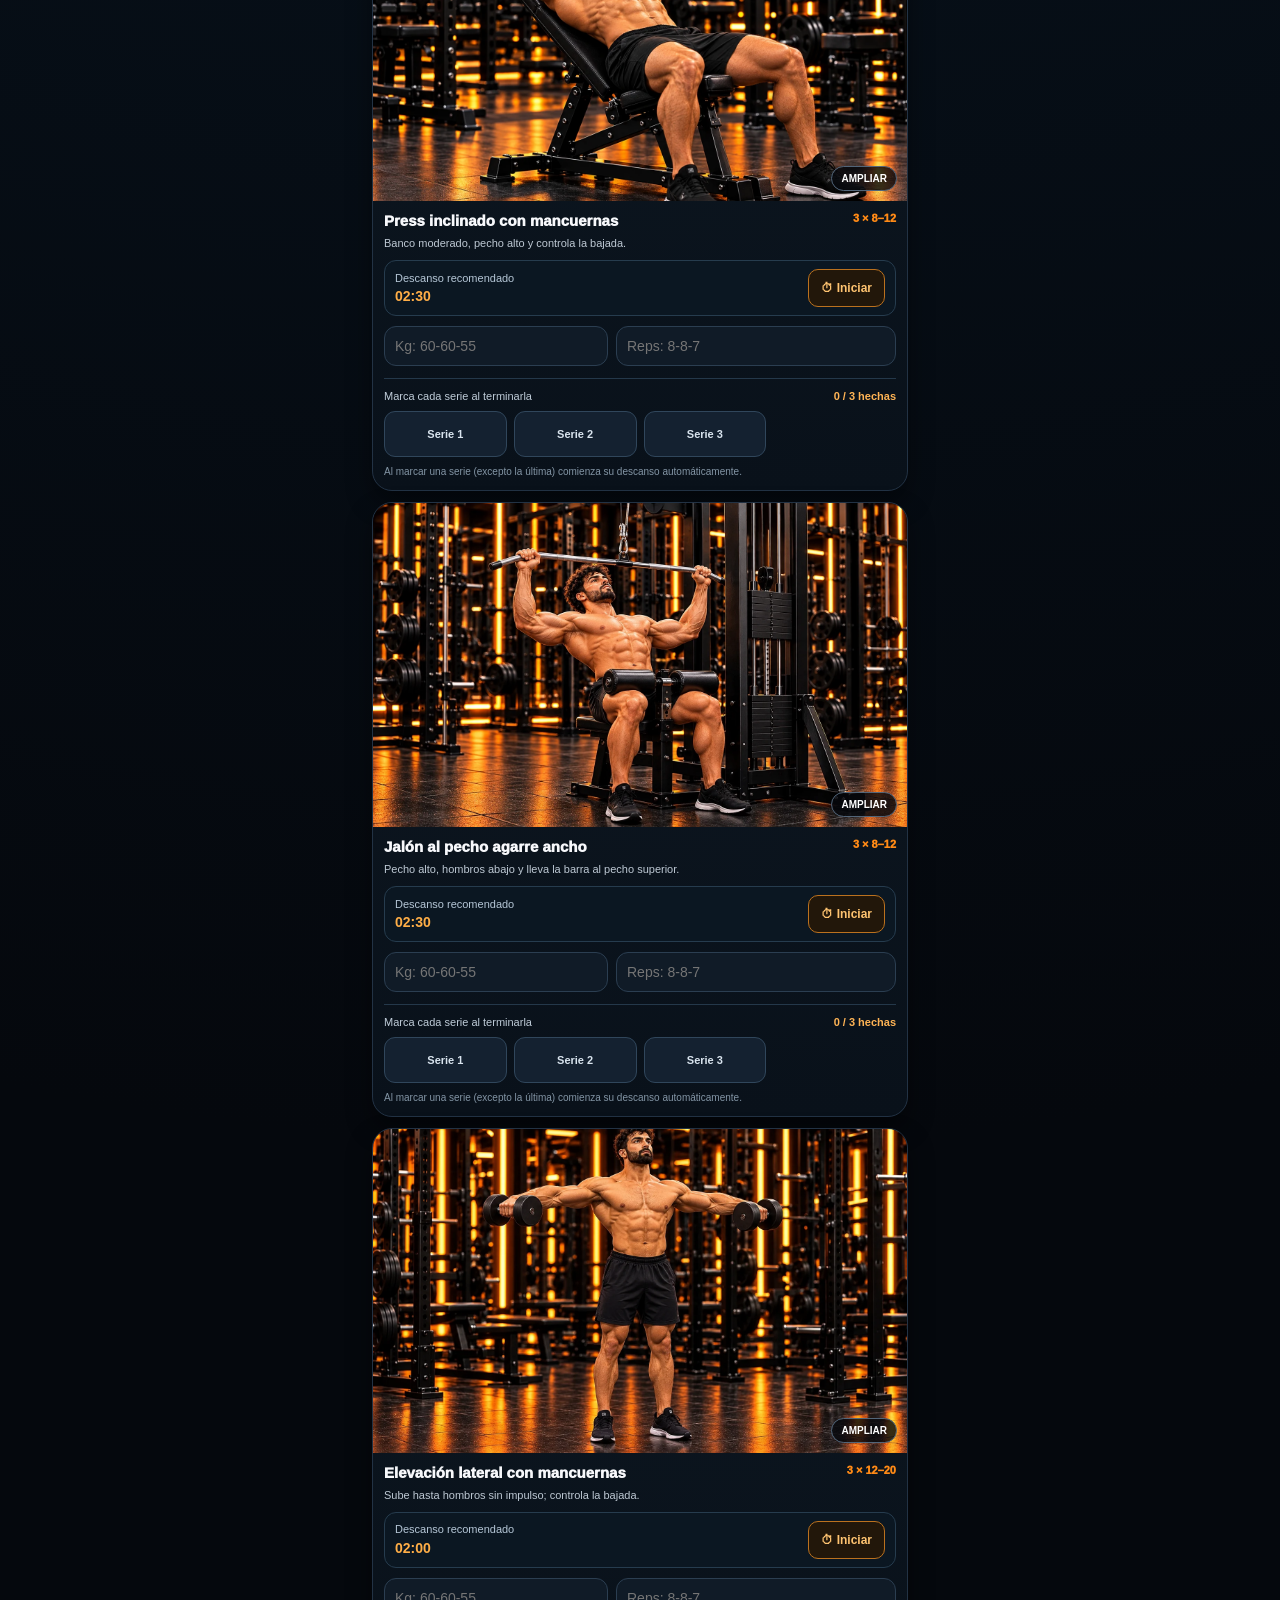
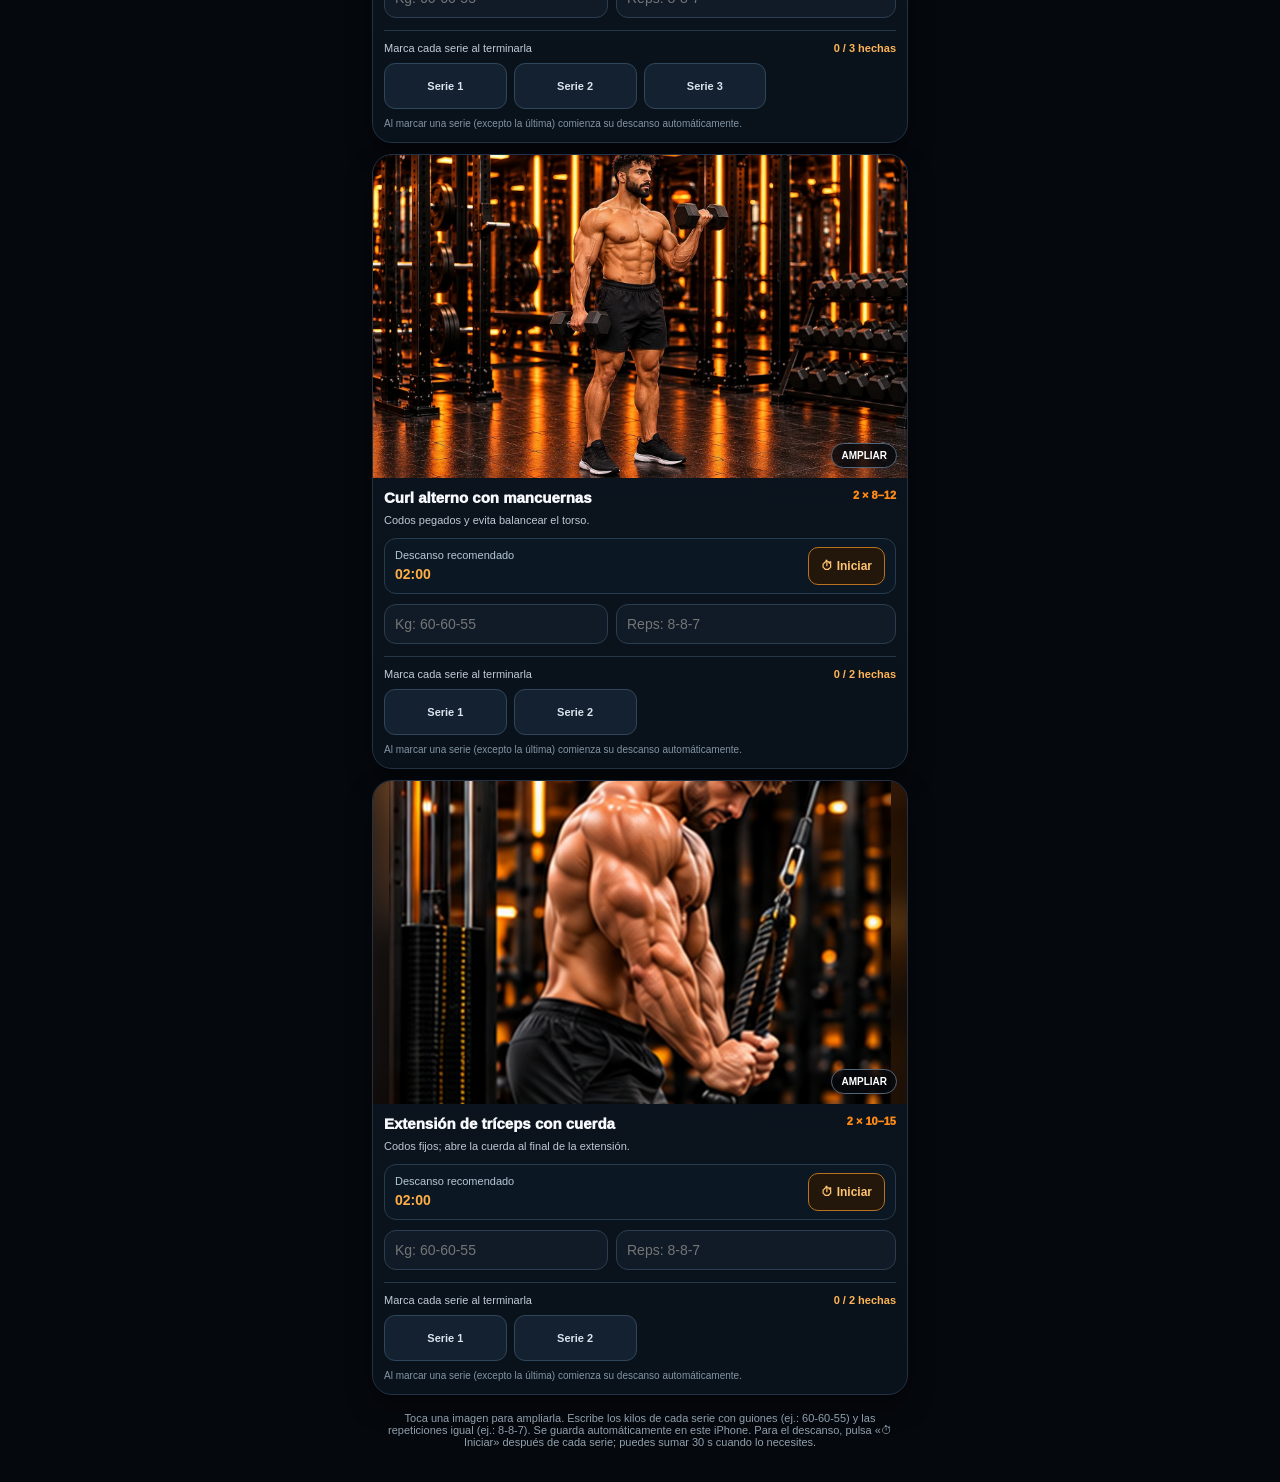
<file: overrides/rutina5/index.html>
<!doctype html><html lang="es"><head><meta charset="utf-8"><meta name="viewport" content="width=device-width,initial-scale=1,viewport-fit=cover,user-scalable=no"><meta name="theme-color" content="#05080d"><meta name="apple-mobile-web-app-capable" content="yes"><meta name="apple-mobile-web-app-status-bar-style" content="black-translucent"><meta name="apple-mobile-web-app-title" content="VFIT PRO"><link rel="apple-touch-icon" href="../icon-premium-192.png"><title>VFIT PRO — 5 días</title><style>:root{--bg:#05080d;--line:#223244;--text:#f7f8fb;--muted:#91a0ae;--orange:#ff8a16;--green:#58e36c}*{box-sizing:border-box;-webkit-tap-highlight-color:transparent}html,body{margin:0;background:var(--bg);color:var(--text);font-family:-apple-system,BlinkMacSystemFont,"SF Pro Display","Segoe UI",Roboto,Arial,sans-serif}body{min-height:100vh;background:radial-gradient(circle at 50% -10%,#14263b 0,#07111b 30%,#05080d 62%)}button,input,select{font:inherit}.app{max-width:560px;margin:auto;padding:calc(env(safe-area-inset-top) + 10px) 12px calc(env(safe-area-inset-bottom) + 28px)}header{display:flex;align-items:center;justify-content:space-between;padding:8px 2px 12px}.brand{font-weight:1000;font-style:italic;font-size:23px;letter-spacing:-.04em}.brand span{color:var(--orange)}.week{display:flex;align-items:center;gap:7px;color:var(--muted);font-size:11px}.week select{border:1px solid var(--line);background:#0d1823;color:#fff;border-radius:12px;padding:9px 10px;font-weight:900}.restNote{margin:0 2px 12px;padding:9px 11px;border:1px solid #243549;background:#09121b;border-radius:13px;color:#c9d3dd;font-size:11px}.restNote b{color:var(--orange)}.days{display:grid;grid-template-columns:repeat(5,1fr);gap:7px;margin-bottom:14px}.days button{border:1px solid var(--line);background:#0a121b;color:#9eacba;border-radius:13px;padding:11px 2px;font-weight:1000}.days button.active{background:linear-gradient(135deg,#ffad2e,var(--orange));color:#111;border-color:transparent}.title{margin:0 2px 11px}.title h1{font-size:27px;margin:0;letter-spacing:-.04em}.title p{font-size:12px;color:var(--muted);margin:4px 0 0}.exercise{border:1px solid var(--line);background:linear-gradient(180deg,#0d1721,#09111a);border-radius:20px;overflow:hidden;margin-bottom:11px;box-shadow:0 12px 26px #0006}.photoBtn{display:block;width:100%;padding:0;border:0;background:#071018;position:relative}.photoBtn img{display:block;width:100%;aspect-ratio:1.65/1;object-fit:cover}.zoom{position:absolute;right:10px;bottom:10px;background:#05080dcc;border:1px solid #526579;border-radius:999px;padding:6px 9px;color:#fff;font-size:10px;font-weight:900}.body{padding:11px}.exTop{display:flex;align-items:flex-start;justify-content:space-between;gap:10px}.exName{font-weight:1000;font-size:15px;line-height:1.2}.target{color:var(--orange);font-size:11px;font-weight:1000;white-space:nowrap}.cue{margin:6px 0 10px;color:#bec9d4;font-size:11px;line-height:1.35}.fields{display:grid;grid-template-columns:1fr 1.25fr;gap:8px}.fields input{width:100%;border:1px solid #2b3e51;background:#101b27;color:#fff;border-radius:12px;padding:11px 10px;font-size:14px;outline:none}.fields input:focus{border-color:var(--orange)}.hint{font-size:11px;color:var(--muted);text-align:center;padding:6px 4px}.saved{position:fixed;left:50%;bottom:calc(env(safe-area-inset-bottom) + 18px);transform:translate(-50%,12px);opacity:0;background:#12331a;color:var(--green);border:1px solid #285f34;border-radius:999px;padding:8px 13px;font-size:11px;font-weight:1000;pointer-events:none;transition:.18s;z-index:10}.saved.show{opacity:1;transform:translate(-50%,0)}.modal{position:fixed;inset:0;background:#000e;display:none;align-items:center;justify-content:center;z-index:99;padding:14px}.modal.show{display:flex}.modal img{max-width:100%;max-height:88vh;border-radius:18px}.close{position:absolute;top:calc(env(safe-area-inset-top) + 14px);right:16px;width:44px;height:44px;border-radius:50%;border:1px solid #536274;background:#101821;color:#fff;font-size:24px}.modalName{position:absolute;left:16px;right:70px;bottom:calc(env(safe-area-inset-bottom) + 18px);font-size:13px;font-weight:900;color:#fff;text-shadow:0 2px 8px #000}.restLine{display:flex;align-items:center;justify-content:space-between;gap:10px;margin:0 0 10px;padding:8px 10px;border:1px solid #263c4e;background:#0b1722;border-radius:12px}.restLine span{font-size:11px;line-height:1.35;color:#b6c7d7}.restLine strong{display:block;color:#ffae47;font-size:14px;margin-top:2px}.restStart{flex-shrink:0;border:1px solid #bb711e;background:#22170a;color:#ffc471;border-radius:10px;min-height:38px;padding:8px 12px;font-size:12px;font-weight:800}.restTimer{position:fixed;left:50%;bottom:calc(env(safe-area-inset-bottom) + 10px);transform:translateX(-50%);width:min(532px,calc(100% - 20px));z-index:90;border:1px solid #986121;border-radius:16px;padding:10px 12px;background:linear-gradient(135deg,#142335,#08121b);box-shadow:0 14px 32px #000b;display:flex;gap:10px;align-items:center;justify-content:space-between}.restTimer[hidden]{display:none}.restTimerInfo{min-width:0;flex:1}.restTimerInfo small{display:block;max-width:100%;overflow:hidden;text-overflow:ellipsis;white-space:nowrap;color:#bac9d8;font-size:10px}.restClock{display:block;font-size:27px;color:#ffac41;font-weight:1000;font-variant-numeric:tabular-nums}.restTimerActions{display:flex;gap:5px}.restTimerActions button{border:1px solid #344d62;background:#101e2a;color:#fff;border-radius:10px;padding:8px 9px;min-height:40px;font-size:11px;font-weight:800}body.resting .app{padding-bottom:calc(env(safe-area-inset-bottom) + 130px)}.serieSection{border-top:1px solid #24384a;margin-top:12px;padding-top:11px}.serieMeta{display:flex;justify-content:space-between;gap:8px;align-items:center;font-size:11px;color:#bfccd8;margin-bottom:9px}.serieCount{color:#ffb455;font-weight:850}.serieButtons{display:grid;grid-template-columns:repeat(4,minmax(0,1fr));gap:7px}.serieDone{border:1px solid #30465b;border-radius:11px;background:#142130;color:#d9e4ee;min-height:46px;padding:7px 2px;font-size:11px;font-weight:800}.serieDone.checked{background:#11331f;border-color:#49b75e;color:#a5ffb4}.restStart.running{background:#3b260e;border-color:#ffa53d;color:#ffe2aa}.serieHelp{color:#8395a5;font-size:10px;line-height:1.35;margin-top:8px}@media(max-width:350px){.serieButtons{gap:4px}.serieDone{font-size:10px}}</style></head><body><div class="app"><header><div class="brand">VFIT <span>PRO</span></div><label class="week">SEMANA <select id="week"></select></label></header><div class="restNote"><b>5 días de pesas</b> · descanso miércoles y domingo · cada grupo recibe 2 estímulos semanales.</div><div class="days" id="days"></div><div class="title"><h1 id="dayTitle"></h1><p id="daySub"></p></div><div id="list"></div><div class="hint">Toca una imagen para ampliarla. Escribe los kilos de cada serie con guiones (ej.: 60-60-55) y las repeticiones igual (ej.: 8-8-7). Se guarda automáticamente en este iPhone. Para el descanso, pulsa «⏱ Iniciar» después de cada serie; puedes sumar 30 s cuando lo necesites.</div></div><div class="saved" id="saved">✓ GUARDADO</div><div class="restTimer" id="restTimer" hidden><div class="restTimerInfo"><small id="restTimerName">Descanso entre series</small><strong class="restClock" id="restClock">03:00</strong></div><div class="restTimerActions"><button type="button" id="restExtend" aria-label="Añadir 30 segundos">+30 s</button><button type="button" id="restStop">Cerrar</button></div></div><div class="modal" id="modal"><button class="close" id="close">×</button><img id="modalImg" alt="Ejercicio"><div class="modalName" id="modalName"></div></div><script>const P='../assets/exercises/premium/',V='?v=509';const DAYS=[{key:'upperA',short:'L',title:'Lunes',sub:'Upper A · torso completo',ex:[['Press de banca con barra','3 × 6–8','press-de-banca-con-barra.webp','Escápulas atrás, pies firmes y baja al pecho con control.'],['Remo curvado con barra','3 × 6–10','remo-curvado-con-barra.webp','Torso estable, espalda neutra y lleva la barra al abdomen.'],['Press inclinado con mancuernas','3 × 8–12','press-inclinado-con-mancuernas.webp','Banco moderado, pecho alto y controla la bajada.'],['Jalón al pecho agarre ancho','3 × 8–12','jalon-al-pecho-agarre-ancho.webp','Pecho alto, hombros abajo y lleva la barra al pecho superior.'],['Elevación lateral con mancuernas','3 × 12–20','elevacion-lateral-con-mancuernas.webp','Sube hasta hombros sin impulso; controla la bajada.'],['Curl alterno con mancuernas','2 × 8–12','curl-alterno-con-mancuernas.webp','Codos pegados y evita balancear el torso.'],['Extensión de tríceps con cuerda','2 × 10–15','extension-de-triceps-con-cuerda.webp','Codos fijos; abre la cuerda al final de la extensión.']]},{key:'lowerA',short:'M',title:'Martes',sub:'Lower A · pierna completa',ex:[['Sentadilla hack','3 × 6–10','sentadilla-hack.webp','Espalda apoyada, rodillas alineadas y baja con control.'],['Curl femoral tumbado','4 × 8–12','curl-femoral-tumbado.webp','Cadera pegada al banco y aprieta femorales arriba.'],['Prensa inclinada 45°','3 × 10–15','prensa-inclinada-45.webp','Espalda apoyada, baja con control y no bloquees rodillas.'],['Extensión de cuádriceps','2 × 12–15','extension-de-cuadriceps.webp','Pausa arriba y baja lentamente sin soltar el peso.'],['Abducción de cadera en máquina','3 × 15–20','abduccion-de-cadera-en-maquina.webp','Pelvis estable; abre con control y aprieta glúteo medio.'],['Gemelos en prensa 45°','4 × 10–15','prensa-inclinada-45.webp','Solo mueve el tobillo: estira abajo y pausa arriba.']]},{key:'push',short:'J',title:'Jueves',sub:'Push · pecho, hombro y tríceps',ex:[['Press inclinado con barra','3 × 6–10','press-inclinado-con-barra.webp','Escápulas atrás y baja la barra al pecho superior.'],['Press de hombro con mancuernas','3 × 8–10','press-de-hombro-con-mancuernas.webp','Core firme y evita arquear la zona lumbar.'],['Fondos enfocados a pecho','2 × 8–12','fondos-enfocados-a-pecho.webp','Inclina ligeramente el torso y baja con hombros controlados.'],['Cruce de poleas medio','2 × 10–15','cruce-de-poleas-medio.webp','Codos suaves y junta las manos sin perder tensión.'],['Elevación lateral con mancuernas','3 × 12–20','elevacion-lateral-con-mancuernas.webp','Sube limpio hasta hombros y evita encoger trapecios.'],['Extensión de tríceps con cuerda','3 × 10–15','extension-de-triceps-con-cuerda.webp','Mantén los codos pegados y extiende por completo.']]},{key:'pull',short:'V',title:'Viernes',sub:'Pull · espalda, deltoide posterior y bíceps',ex:[['Jalón al pecho agarre neutro','3 × 6–10','jalon-al-pecho-agarre-neutro.webp','Tira con los codos hacia abajo y evita balancearte.'],['Remo Seal','3 × 8–12','remo-seal.webp','Pecho apoyado y lleva los codos atrás sin encoger hombros.'],['Remo sentado en polea agarre neutro','2 × 10–12','remo-sentado-en-polea-agarre-neutro.webp','Pecho alto y lleva el agarre al abdomen.'],['Face pull','3 × 12–20','face-pull.webp','Tira hacia la cara con codos altos y aprieta atrás.'],['Curl Scott con barra EZ','3 × 8–12','curl-scott-con-barra-ez.webp','Brazo pegado al banco y baja lento sin despegar el codo.'],['Curl alterno con mancuernas','2 × 10–12','curl-alterno-con-mancuernas.webp','Sin impulso; aprieta arriba y controla la bajada.']]},{key:'lowerB',short:'S',title:'Sábado',sub:'Lower B · segundo estímulo de pierna',ex:[['Prensa inclinada 45°','3 × 8–12','prensa-inclinada-45.webp','Usa rango cómodo y empuja con toda la planta del pie.'],['Curl femoral tumbado','4 × 10–15','curl-femoral-tumbado.webp','Mantén la pelvis apoyada y controla cada repetición.'],['Sentadilla hack','3 × 10–12','sentadilla-hack.webp','Baja profundo sin perder apoyo ni alineación de rodillas.'],['Extensión de cuádriceps','2 × 12–15','extension-de-cuadriceps.webp','Aprieta arriba un instante y baja lento.'],['Abducción de cadera en máquina','3 × 15–20','abduccion-de-cadera-en-maquina.webp','Abre desde la cadera sin mover el tronco.'],['Gemelos en prensa 45°','4 × 12–20','prensa-inclinada-45.webp','Recorrido completo: talón abajo, pausa fuerte arriba.']]}];const REST_BY_DAY={upperA:[180,180,150,150,120,120,120],lowerA:[210,120,210,120,90,90],push:[180,150,150,120,120,120],pull:[150,150,150,120,120,120],lowerB:[210,120,180,120,90,90]};
const formatRest=s=>String(Math.floor(s/60)).padStart(2,'0')+':'+String(s%60).padStart(2,'0');
let restDeadline=0,restHandle=0,restActiveKey='',restActiveName='';
function updateRestTimer(){
  if(!restDeadline)return;
  const remaining=Math.max(0,Math.ceil((restDeadline-Date.now())/1000));
  document.getElementById('restClock').textContent=remaining?formatRest(remaining):'¡Listo!';
  document.getElementById('restTimerName').textContent=(remaining?'Descanso · ':'Descanso terminado · ')+restActiveName;
  document.querySelectorAll('.restStart').forEach(button=>{
    const current=button.dataset.restKey===restActiveKey;
    button.textContent=current?(remaining?'⏱ '+formatRest(remaining):'✓ Terminado'):'⏱ Iniciar';
    button.classList.toggle('running',current&&remaining>0);
    button.setAttribute('aria-pressed',String(current&&remaining>0));
  });
  if(!remaining){clearInterval(restHandle);restHandle=0;}
}
function startRestTimer(seconds,name,key){
  clearInterval(restHandle);
  restDeadline=Date.now()+seconds*1000;
  restActiveKey=key;restActiveName=name;
  document.getElementById('restTimer').hidden=false;
  document.body.classList.add('resting');
  updateRestTimer();
  restHandle=setInterval(updateRestTimer,250);
}
function stopRestTimer(){
  clearInterval(restHandle);restHandle=0;restDeadline=0;restActiveKey='';restActiveName='';
  document.getElementById('restTimer').hidden=true;
  document.body.classList.remove('resting');
  document.querySelectorAll('.restStart').forEach(button=>{button.textContent='⏱ Iniciar';button.classList.remove('running');button.setAttribute('aria-pressed','false')});
}
document.getElementById('restStop').onclick=stopRestTimer;
document.getElementById('restExtend').onclick=()=>{
  if(!restDeadline)return;
  restDeadline=Math.max(Date.now(),restDeadline)+30000;
  if(!restHandle)restHandle=setInterval(updateRestTimer,250);
  updateRestTimer();
};
document.addEventListener('visibilitychange',()=>{if(!document.hidden)updateRestTimer()});
const STORAGE='vfit-rutina-5dias-v1';let state={week:1,day:0,data:{}};try{state={...state,...JSON.parse(localStorage.getItem(STORAGE)||'{}')}}catch(e){}const week=document.getElementById('week'),days=document.getElementById('days'),list=document.getElementById('list'),saved=document.getElementById('saved'),modal=document.getElementById('modal'),modalImg=document.getElementById('modalImg'),modalName=document.getElementById('modalName');for(let i=1;i<=8;i++){let o=document.createElement('option');o.value=i;o.textContent=i;week.appendChild(o)}week.value=state.week;DAYS.forEach((d,i)=>{let b=document.createElement('button');b.textContent=d.short;b.onclick=()=>{state.day=i;save(false);render()};days.appendChild(b)});function save(f=true){localStorage.setItem(STORAGE,JSON.stringify(state));if(f){saved.classList.add('show');clearTimeout(save.t);save.t=setTimeout(()=>saved.classList.remove('show'),600)}}function keyFor(d,e){return `${d}|w${state.week}|${e}`}function esc(s){return String(s).replace(/[&<>"']/g,c=>({'&':'&amp;','<':'&lt;','>':'&gt;','"':'&quot;',"'":'&#39;'}[c]))}function zoom(src,name){modalImg.src=src;modalName.textContent=name;modal.classList.add('show');document.body.style.overflow='hidden'}function closeZoom(){modal.classList.remove('show');document.body.style.overflow='';modalImg.src=''}document.getElementById('close').onclick=closeZoom;modal.onclick=e=>{if(e.target===modal)closeZoom()};function refreshSerieButtons(card,key,count){
  const entry=state.data[key]||{},done=Array.isArray(entry.done)?entry.done:[];
  const completed=Array.from({length:count},(_,i)=>Boolean(done[i])).filter(Boolean).length;
  card.querySelector('.serieCount').textContent=completed+' / '+count+' hechas';
  card.querySelectorAll('.serieDone').forEach((button,i)=>{
    const checked=Boolean(done[i]);
    button.classList.toggle('checked',checked);
    button.setAttribute('aria-pressed',String(checked));
    button.textContent=(checked?'✓ ':'')+'Serie '+(i+1);
  });
}
function render(){let d=DAYS[state.day]||DAYS[0];[...days.children].forEach((b,i)=>b.classList.toggle('active',i===state.day));dayTitle.textContent=d.title;daySub.textContent=d.sub;list.innerHTML='';d.ex.forEach(([name,target,file,cue],idx)=>{let k=keyFor(d.key,idx),v=state.data[k]||{},src=P+file+V,restSeconds=REST_BY_DAY[d.key]?.[idx]||120,setCount=Math.max(1,Math.min(10,parseInt(target,10)||3)),el=document.createElement('section');el.className='exercise';el.innerHTML=`<button class="photoBtn" type="button"><img src="${src}" alt="${esc(name)}" loading="lazy"><span class="zoom">AMPLIAR</span></button><div class="body"><div class="exTop"><div class="exName">${name}</div><div class="target">${target}</div></div><div class="cue">${cue}</div><div class="restLine"><span>Descanso recomendado<strong>${formatRest(restSeconds)}</strong></span><button type="button" class="restStart" data-rest-key="${esc(k)}" aria-pressed="false">⏱ Iniciar</button></div><div class="fields"><input data-k="${k}" data-f="kg" value="${esc(v.kg||'')}" type="text" inputmode="text" autocomplete="off" autocorrect="off" autocapitalize="off" spellcheck="false" placeholder="Kg: 60-60-55"><input data-k="${k}" data-f="reps" value="${esc(v.reps||'')}" placeholder="Reps: 8-8-7"></div><div class="serieSection"><div class="serieMeta"><span>Marca cada serie al terminarla</span><strong class="serieCount">0 / ${setCount} hechas</strong></div><div class="serieButtons">${Array.from({length:setCount},(_,i)=>`<button type="button" class="serieDone" data-serie="${i}" aria-pressed="false">Serie ${i+1}</button>`).join('')}</div><div class="serieHelp">Al marcar una serie (excepto la última) comienza su descanso automáticamente.</div></div></div>`;el.querySelector('.photoBtn').onclick=()=>zoom(src,name);
el.querySelector('.restStart').onclick=()=>startRestTimer(restSeconds,name,k);
el.querySelectorAll('.serieDone').forEach((button,i)=>button.onclick=()=>{
  const entry=state.data[k]||(state.data[k]={});
  if(!Array.isArray(entry.done))entry.done=[];
  entry.done[i]=!entry.done[i];
  save();refreshSerieButtons(el,k,setCount);
  if(entry.done[i]&&i<setCount-1)startRestTimer(restSeconds,name,k);
});
refreshSerieButtons(el,k,setCount);
list.appendChild(el)});list.querySelectorAll('input').forEach(i=>i.addEventListener('input',e=>{let k=e.target.dataset.k,f=e.target.dataset.f;state.data[k]=state.data[k]||{};state.data[k][f]=e.target.value;save()}));if(restDeadline)updateRestTimer();window.scrollTo({top:0,behavior:'instant'})}week.onchange=()=>{state.week=Number(week.value);save(false);render()};render();</script></body></html>
</file>
